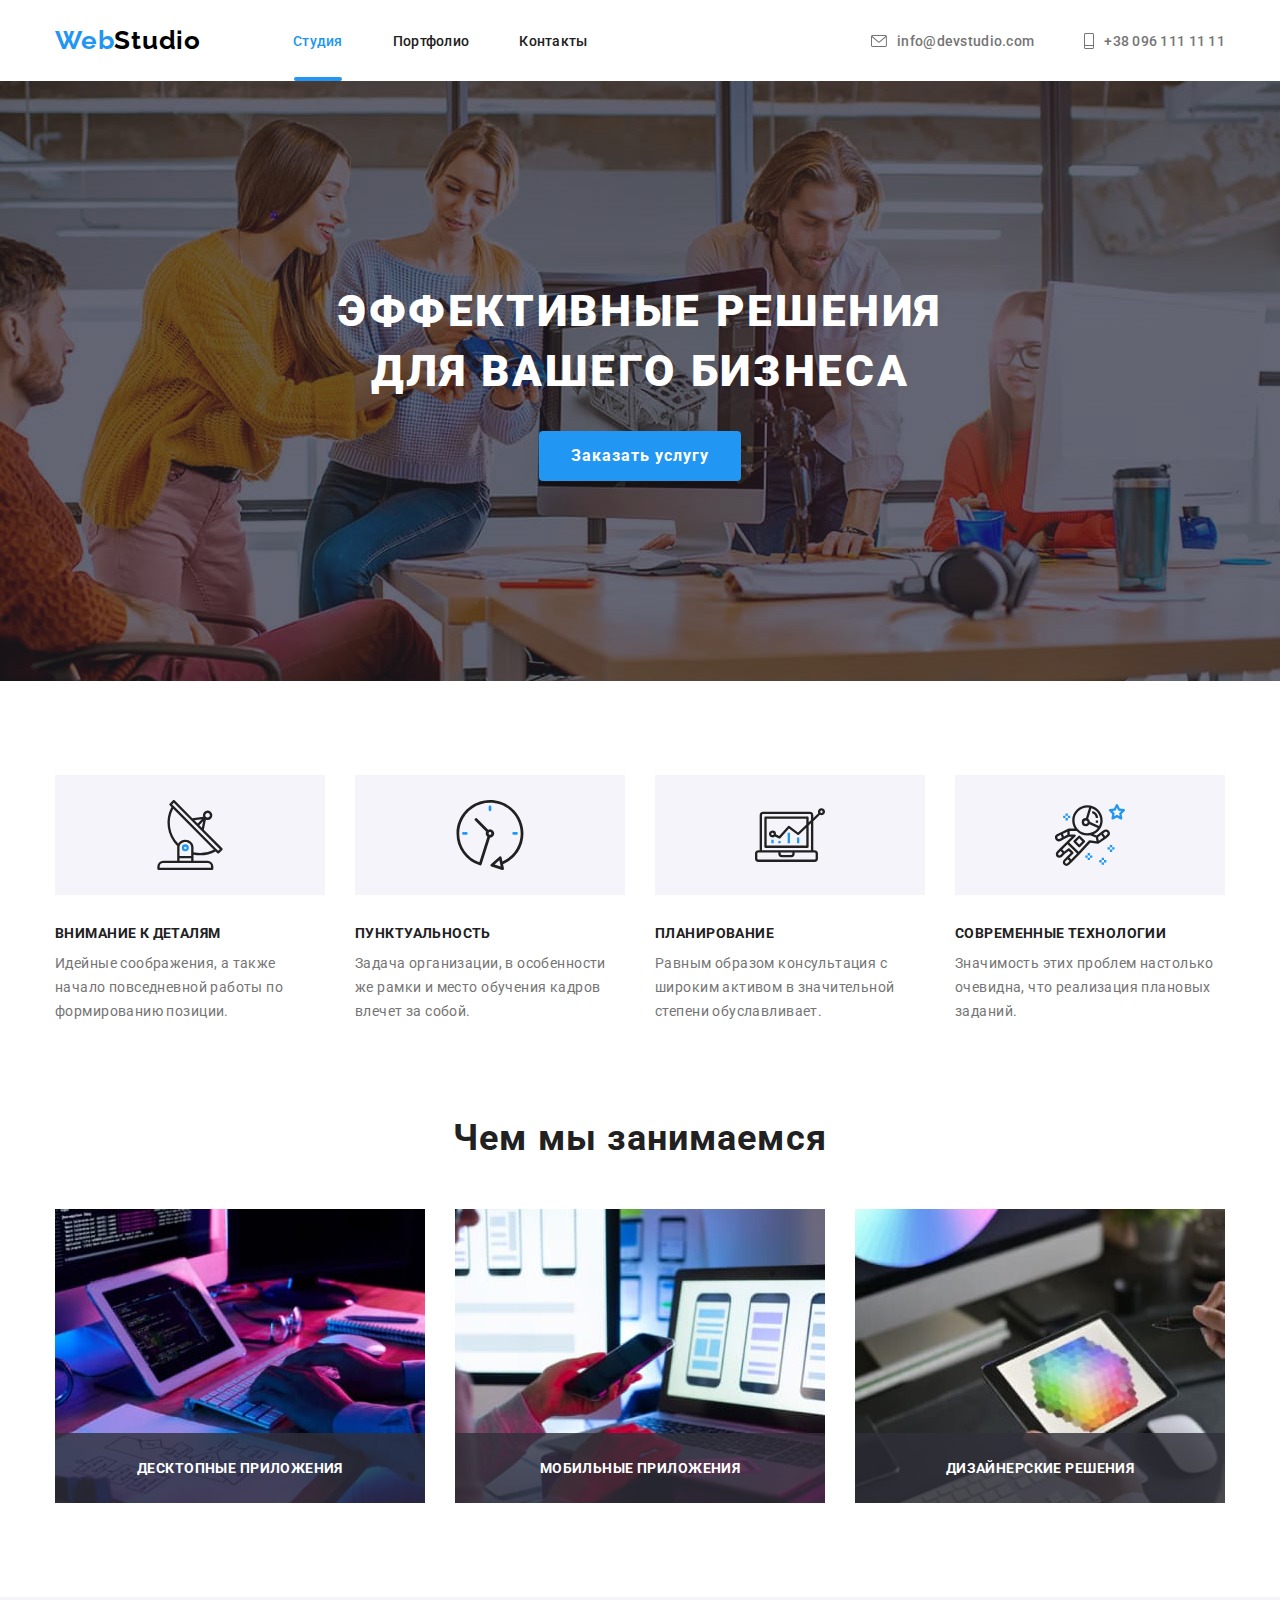
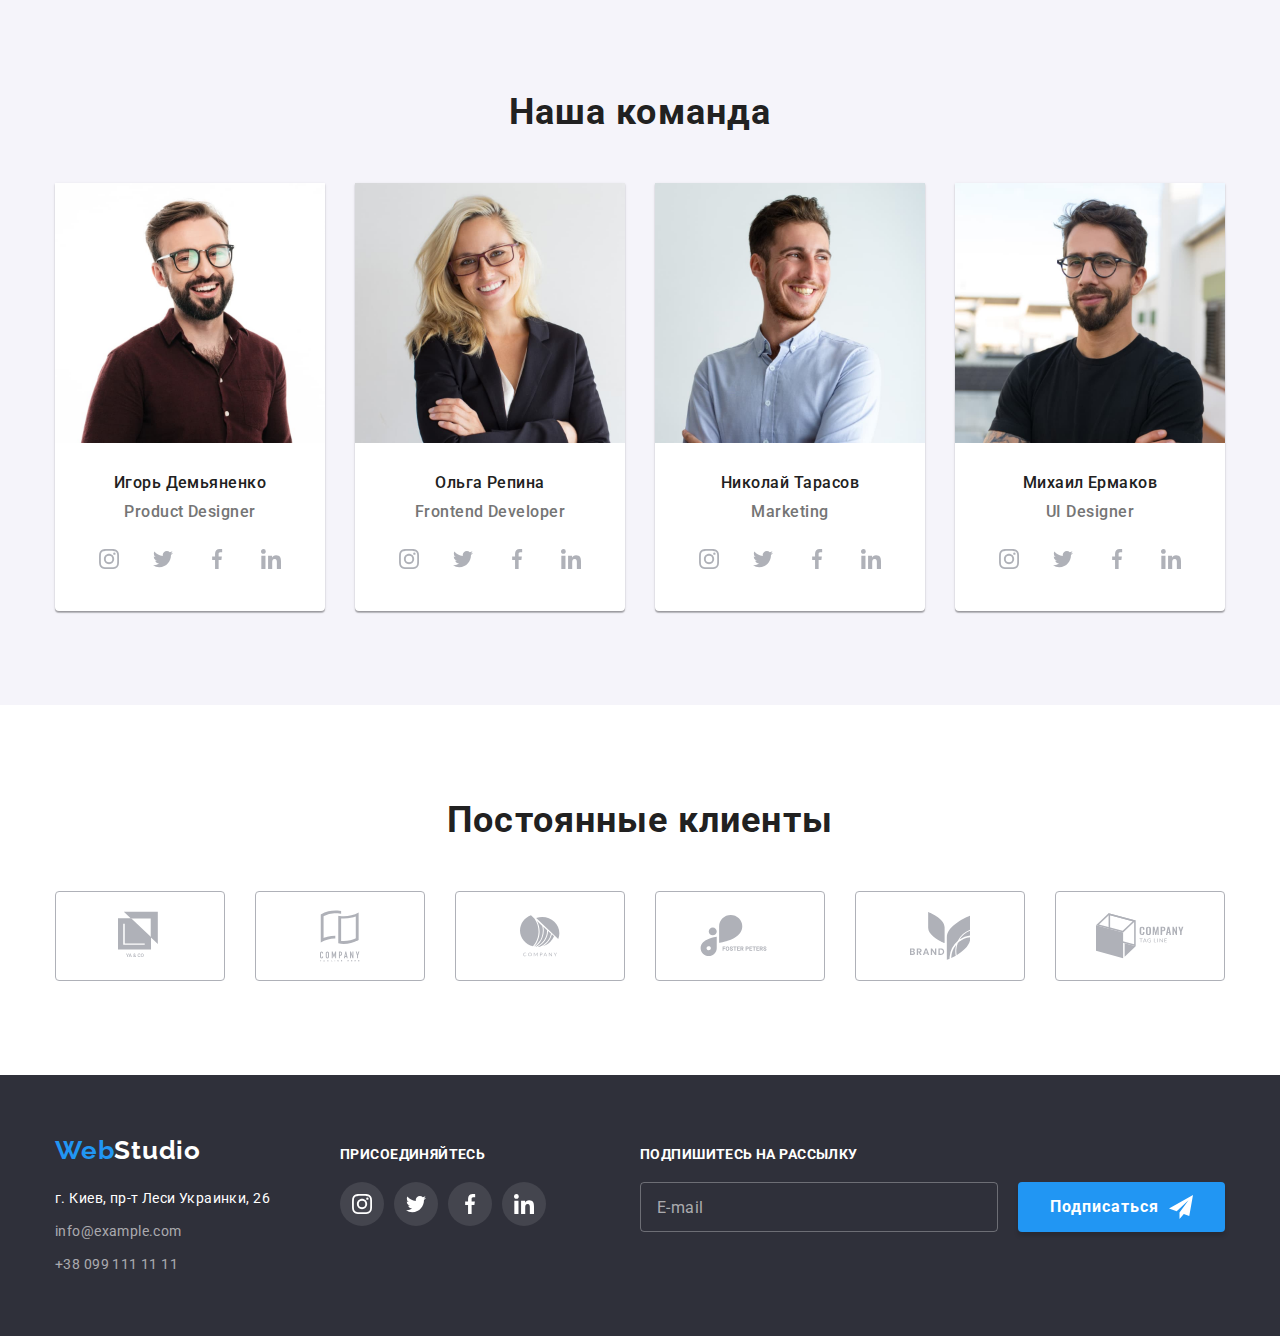
<file: index.html>
<!DOCTYPE html>
<html lang="ru">
  <head>
    <meta charset="UTF-8" />
    <meta name="viewport" content="width=device-width, initial-scale=1.0" />
    <title>WebStudio</title>
    <link
      rel="stylesheet"
      href="https://cdnjs.cloudflare.com/ajax/libs/modern-normalize/1.0.0/modern-normalize.css"
    />
    <link
      href="https://fonts.googleapis.com/css2?family=Raleway:wght@700&family=Roboto:wght@400;500;700;900&display=swap"
      rel="stylesheet"
    />
    <link rel="stylesheet" href="./css/main.min.css" />
  </head>
  <body>
    <!-- ======HEADER ======= -->
    <header class="header">
      <div class="container">
        <nav class="navigation">
          <a href="./index.html" class="logo-web link" lang="en"
            >Web<span class="logo-studio-light-theme">Studio</span>
          </a>
          <ul class="navigation-list list">
            <li class="navigation-list-item">
              <a href="./index.html" class="navigation-list-link current link"
                >Студия</a
              >
            </li>
            <li class="navigation-list-item">
              <a href="./portfolio.html" class="navigation-list-link link"
                >Портфолио</a
              >
            </li>
            <li class="navigation-list-item">
              <a href="" class="navigation-list-link link">Контакты</a>
            </li>
          </ul>
        </nav>

        <ul class="header-contacts list">
          <li class="header-contacts-mail">
            <a
              href="mailto:info@devstudio.com"
              class="header-contacts-link link"
            >
              <svg class="header-contacts-icon-mail" width="16" height="12">
                <use href="./images/sprite.svg#icon-mail"></use>
              </svg>
              info@devstudio.com</a
            >
          </li>
          <li class="header-contacts-phone">
            <a href="tel:+380961111111" class="header-contacts-link link"
              ><svg class="header-contacts-icon-phone" width="10" height="16">
                <use href="./images/sprite.svg#icon-phone"></use>
              </svg>
              +38 096 111 11 11</a
            >
          </li>
        </ul>
      </div>
    </header>
    <!-- ======END HEADER ======= -->

    <main>
      <!-- ======SOLUTIONS ======= -->
      <section class="solutions">
        <div class="container">
          <div class="solutions-content">
            <h1 class="solutions-title">
              Эффективные решения для вашего бизнеса
            </h1>
            <button type="button" class="modal-btn" data-modal-open>
              Заказать услугу
            </button>
          </div>
        </div>
      </section>
      <!-- ======END SOLUTIONS====== -->

      <!-- ======PROFESSIONAL====== -->
      <section class="professional">
        <div class="container">
          <h2 class="visually-hidden">Профессионализм</h2>
          <ul class="professional-list list">
            <li class="professional-list-item icon-antenna">
              <h3 class="professional-list-title">Внимание к деталям</h3>
              <p class="professional-list-text">
                Идейные соображения, а также начало повседневной работы по
                формированию позиции.
              </p>
            </li>
            <li class="professional-list-item icon-clock">
              <h3 class="professional-list-title">Пунктуальность</h3>
              <p class="professional-list-text">
                Задача организации, в особенности же рамки и место обучения
                кадров влечет за собой.
              </p>
            </li>
            <li class="professional-list-item icon-diagram">
              <h3 class="professional-list-title">Планирование</h3>
              <p class="professional-list-text">
                Равным образом консультация с широким активом в значительной
                степени обуславливает.
              </p>
            </li>
            <li class="professional-list-item icon-astronaut">
              <h3 class="professional-list-title">Современные технологии</h3>
              <p class="professional-list-text">
                Значимость этих проблем настолько очевидна, что реализация
                плановых заданий.
              </p>
            </li>
          </ul>
        </div>
      </section>
      <!-- ======END PROFESSIONAL======= -->

      <!-- ======WHAT WE ARE DOING======= -->
      <section class="section">
        <div class="container">
          <h2 class="title">Чем мы занимаемся</h2>
          <ul class="during-work-list list">
            <li class="during-work-list-item">
              <img
                src="./images/studia/box1.jpg"
                alt="Разработчик верстает сайт"
                width="370"
                height="294"
              />
              <div class="during-work-container">
                <p class="during-work-description">Десктопные приложения</p>
              </div>
            </li>
            <li class="during-work-list-item">
              <img
                src="./images/studia/box2.jpg"
                alt="Разработчик оптимизирует сайт под мобильные устройства"
                width="370"
                height="294"
              />
              <div class="during-work-container">
                <p class="during-work-description">Мобильные приложения</p>
              </div>
            </li>
            <li class="during-work-list-item">
              <img
                src="./images/studia/box3.jpg"
                alt="Дизайнер подбирает цветовую гамму"
                width="370"
                height="294"
              />
              <div class="during-work-container">
                <p class="during-work-description">Дизайнерские решения</p>
              </div>
            </li>
          </ul>
        </div>
      </section>
      <!-- ======END WHAT WE ARE DOING======= -->

      <!-- ======OUR TEAM======= -->
      <section class="team section">
        <div class="container">
          <h2 class="title">Наша команда</h2>
          <ul class="team-list list">
            <li class="team-list-item">
              <img
                class="team-list-img"
                src="./images/studia/igor.jpg"
                alt="Игорь Демьяненко"
                width="270"
                height="260"
              />
              <div class="team-list-description">
                <h3 class="team-list-title">Игорь Демьяненко</h3>
                <p class="team-list-text" lang="en">Product Designer</p>
                <ul class="social-list list" lang="en">
                  <li class="team-social-list-item">
                    <a href="" class="social-link link" aria-label="instagram">
                      <svg class="social-svg" width="20" height="20">
                        <use href="./images/sprite.svg#icon-instagram"></use>
                      </svg>
                    </a>
                  </li>
                  <li class="team-social-list-item">
                    <a href="" class="social-link link" aria-label="twitter">
                      <svg class="social-svg" width="20" height="20">
                        <use href="./images/sprite.svg#icon-twitter"></use>
                      </svg>
                    </a>
                  </li>
                  <li class="team-social-list-item">
                    <a href="" class="social-link link" aria-label="facebook">
                      <svg class="social-svg" width="20" height="20">
                        <use href="./images/sprite.svg#icon-facebook"></use>
                      </svg>
                    </a>
                  </li>
                  <li class="team-social-list-item">
                    <a href="" class="social-link link" aria-label="linkedin">
                      <svg class="social-svg" width="20" height="20">
                        <use href="./images/sprite.svg#icon-linkedin"></use>
                      </svg>
                    </a>
                  </li>
                </ul>
              </div>
            </li>
            <li class="team-list-item">
              <img
                class="team-list-img"
                src="./images/studia/olga.jpg"
                alt="Ольга Репина"
                width="270"
                height="260"
              />
              <div class="team-list-description">
                <h3 class="team-list-title">Ольга Репина</h3>
                <p class="team-list-text" lang="en">Frontend Developer</p>
                <ul class="social-list list" lang="en">
                  <li class="team-social-list-item">
                    <a href="" class="social-link link" aria-label="instagram">
                      <svg class="social-svg" width="20" height="20">
                        <use href="./images/sprite.svg#icon-instagram"></use>
                      </svg>
                    </a>
                  </li>
                  <li class="team-social-list-item">
                    <a href="" class="social-link link" aria-label="twitter">
                      <svg class="social-svg" width="20" height="20">
                        <use href="./images/sprite.svg#icon-twitter"></use>
                      </svg>
                    </a>
                  </li>
                  <li class="team-social-list-item">
                    <a href="" class="social-link link" aria-label="facebook">
                      <svg class="social-svg" width="20" height="20">
                        <use href="./images/sprite.svg#icon-facebook"></use>
                      </svg>
                    </a>
                  </li>
                  <li class="team-social-list-item">
                    <a href="" class="social-link link" aria-label="linkedin">
                      <svg class="social-svg" width="20" height="20">
                        <use href="./images/sprite.svg#icon-linkedin"></use>
                      </svg>
                    </a>
                  </li>
                </ul>
              </div>
            </li>
            <li class="team-list-item">
              <img
                class="team-list-img"
                src="./images/studia/nicolai.jpg"
                alt="Николай Тарасов"
                width="270"
                height="260"
              />
              <div class="team-list-description">
                <h3 class="team-list-title">Николай Тарасов</h3>
                <p class="team-list-text" lang="en">Marketing</p>
                <ul class="social-list list" lang="en">
                  <li class="team-social-list-item">
                    <a href="" class="social-link link" aria-label="instagram">
                      <svg class="social-svg" width="20" height="20">
                        <use href="./images/sprite.svg#icon-instagram"></use>
                      </svg>
                    </a>
                  </li>
                  <li class="team-social-list-item">
                    <a href="" class="social-link link" aria-label="twitter">
                      <svg class="social-svg" width="20" height="20">
                        <use href="./images/sprite.svg#icon-twitter"></use>
                      </svg>
                    </a>
                  </li>
                  <li class="team-social-list-item">
                    <a href="" class="social-link link" aria-label="facebook">
                      <svg class="social-svg" width="20" height="20">
                        <use href="./images/sprite.svg#icon-facebook"></use>
                      </svg>
                    </a>
                  </li>
                  <li class="team-social-list-item">
                    <a href="" class="social-link link" aria-label="linkedin">
                      <svg class="social-svg" width="20" height="20">
                        <use href="./images/sprite.svg#icon-linkedin"></use>
                      </svg>
                    </a>
                  </li>
                </ul>
              </div>
            </li>
            <li class="team-list-item">
              <img
                class="team-list-img"
                src="./images/studia/mihail.jpg"
                alt="Михаил Ермаков"
                width="270"
                height="260"
              />
              <div class="team-list-description">
                <h3 class="team-list-title">Михаил Ермаков</h3>
                <p class="team-list-text" lang="en">UI Designer</p>
                <ul class="social-list list" lang="en">
                  <li class="team-social-list-item">
                    <a href="" class="social-link link" aria-label="instagram">
                      <svg class="social-svg" width="20" height="20">
                        <use href="./images/sprite.svg#icon-instagram"></use>
                      </svg>
                    </a>
                  </li>
                  <li class="team-social-list-item">
                    <a href="" class="social-link link" aria-label="twitter">
                      <svg class="social-svg" width="20" height="20">
                        <use href="./images/sprite.svg#icon-twitter"></use>
                      </svg>
                    </a>
                  </li>
                  <li class="team-social-list-item">
                    <a href="" class="social-link link" aria-label="facebook">
                      <svg class="social-svg" width="20" height="20">
                        <use href="./images/sprite.svg#icon-facebook"></use>
                      </svg>
                    </a>
                  </li>
                  <li class="team-social-list-item">
                    <a href="" class="social-link link" aria-label="linkedin">
                      <svg class="social-svg" width="20" height="20">
                        <use href="./images/sprite.svg#icon-linkedin"></use>
                      </svg>
                    </a>
                  </li>
                </ul>
              </div>
            </li>
          </ul>
        </div>
      </section>
      <!-- ======END OUR TEAM======= -->

      <!-- ======REGULAR CUSTOMERS======= -->
      <section class="customers section">
        <div class="container">
          <h2 class="title">Постоянные клиенты</h2>
          <ul class="customers-list list">
            <li class="customers-list-item">
              <a href="" class="customers-list-link" aria-label="клиент №1">
                <svg class="customers-svg" width="44" height="50">
                  <use href="./images/sprite.svg#icon-logo-1"></use>
                </svg>
              </a>
            </li>
            <li class="customers-list-item">
              <a href="" class="customers-list-link" aria-label="клиент №2">
                <svg class="customers-svg" width="40" height="52">
                  <use href="./images/sprite.svg#icon-logo-2"></use>
                </svg>
              </a>
            </li>
            <li class="customers-list-item">
              <a href="" class="customers-list-link" aria-label="клиент №3">
                <svg class="customers-svg" width="40" height="42">
                  <use href="./images/sprite.svg#icon-logo-3"></use>
                </svg>
              </a>
            </li>
            <li class="customers-list-item">
              <a href="" class="customers-list-link" aria-label="клиент №4">
                <svg class="customers-svg" width="80" height="42">
                  <use href="./images/sprite.svg#icon-logo-4"></use>
                </svg>
              </a>
            </li>
            <li class="customers-list-item">
              <a href="" class="customers-list-link" aria-label="клиент №5">
                <svg class="customers-svg" width="60" height="48">
                  <use href="./images/sprite.svg#icon-logo-5"></use>
                </svg>
              </a>
            </li>
            <li class="customers-list-item">
              <a href="" class="customers-list-link" aria-label="клиент №6">
                <svg class="customers-svg" width="88" height="46">
                  <use href="./images/sprite.svg#icon-logo-6"></use>
                </svg>
              </a>
            </li>
          </ul>
        </div>
      </section>
      <!-- ======END REGULAR CUSTOMERS======= -->
    </main>

    <!-- ======FOOTER======= -->
    <footer class="footer">
      <div class="container">
        <div class="footer-contacts">
          <a href="./index.html" class="logo-web link" lang="en"
            >Web<span class="logo-studio-dark-theme">Studio</span>
          </a>
          <address class="adress">
            <ul class="footer-contacts-list list">
              <li class="footer-contacts-list-item">
                <a
                  class="footer-contacts-link-map link"
                  href="https://goo.gl/maps/pVzpR7jKzoyMF15a7"
                  target="_blank"
                  rel="noreferrer noopener"
                >
                  г. Киев, пр-т Леси Украинки, 26
                </a>
              </li>
              <li class="footer-contacts-list-item">
                <a
                  class="footer-contacts-link link"
                  href="mailto:info@example.com"
                  >info@example.com</a
                >
              </li>
              <li class="footer-contacts-list-item">
                <a class="footer-contacts-link link" href="tel:+380991111111"
                  >+38 099 111 11 11</a
                >
              </li>
            </ul>
          </address>
        </div>
        <div class="footer-social">
          <p class="footer-title">присоединяйтесь</p>
          <ul class="social-list list" lang="en">
            <li class="social-list-item">
              <a href="" class="social-link link" aria-label="instagram">
                <svg class="social-svg" width="20" height="20">
                  <use href="./images/sprite.svg#icon-instagram"></use>
                </svg>
              </a>
            </li>
            <li class="social-list-item">
              <a href="" class="social-link link" aria-label="twitter">
                <svg class="social-svg" width="20" height="20">
                  <use href="./images/sprite.svg#icon-twitter"></use>
                </svg>
              </a>
            </li>
            <li class="social-list-item">
              <a href="" class="social-link link" aria-label="facebook">
                <svg class="social-svg" width="20" height="20">
                  <use href="./images/sprite.svg#icon-facebook"></use>
                </svg>
              </a>
            </li>
            <li class="social-list-item">
              <a href="" class="social-link link" aria-label="linkedin">
                <svg class="social-svg" width="20" height="20">
                  <use href="./images/sprite.svg#icon-linkedin"></use>
                </svg>
              </a>
            </li>
          </ul>
        </div>
        <div class="footer-subscription">
          <p class="footer-title">Подпишитесь на рассылку</p>
          <form action="#" class="footer-form">
            <input
              type="email"
              name="mail"
              placeholder="E-mail"
              class="footer-form-input"
            />
            <button type="submit" class="footer-form-btn">Подписаться</button>
          </form>
        </div>
      </div>
    </footer>
    <!-- ======END FOOTER======= -->

    <!-- =======MODAL======== -->

    <div class="backdrop is-hidden" data-modal>
      <div class="modal">
        <button
          type="button"
          class="close-btn"
          aria-label="закрыть модальное окно"
          data-modal-close
        >
          <svg class="close-btn-svg" width="11" height="11">
            <use href="./images/sprite.svg#icon-close"></use>
          </svg>
        </button>

        <h2 class="modal-title">Оставьте свои данные, мы вам перезвоним</h2>
        <form action="#" class="modal-form">
          <label class="modal-form-label-input"
            >Имя
            <span class="modal-form-field-wrapper"
              ><input
                type="text"
                name="user-name"
                class="modal-form-input"
                required
              />
              <svg class="modal-form-icon" width="18" height="18">
                <use href="./images/sprite.svg#icon-modal-person"></use>
              </svg>
            </span>
          </label>

          <label class="modal-form-label-input"
            >Телефон
            <span class="modal-form-field-wrapper">
              <input
                type="tel"
                name="user-phone"
                class="modal-form-input"
                required
              />
              <svg class="modal-form-icon" width="18" height="18">
                <use href="./images/sprite.svg#icon-modal-phone"></use>
              </svg>
            </span>
          </label>

          <label class="modal-form-label-input"
            >Почта
            <span class="modal-form-field-wrapper">
              <input type="email" name="user-mail" class="modal-form-input" />
              <svg class="modal-form-icon" width="18" height="18">
                <use href="./images/sprite.svg#icon-modal-mail"></use>
              </svg>
            </span>
          </label>

          <label class="modal-form-label-message"
            >Комментарий
            <textarea
              name="user-message"
              class="modal-form-message"
              placeholder="Введите текст"
            ></textarea>
          </label>
          <input
            type="checkbox"
            class="modal-form-terms visually-hidden"
            id="terms"
            name="user-terms"
            value="accept-terms"
          />
          <label for="terms" class="modal-form-label-check"
            >Соглашаюсь с рассылкой и принимаю &nbsp;<a
              href="#"
              class="modal-form-terms-link"
            >
              Условия договора</a
            >
          </label>
          <button type="submit" class="modal-form-btn">Отправить</button>
        </form>
      </div>
    </div>

    <!-- =======END MODAL======== -->
    <script src="./js/modal.js"></script>
  </body>
</html>
</file>
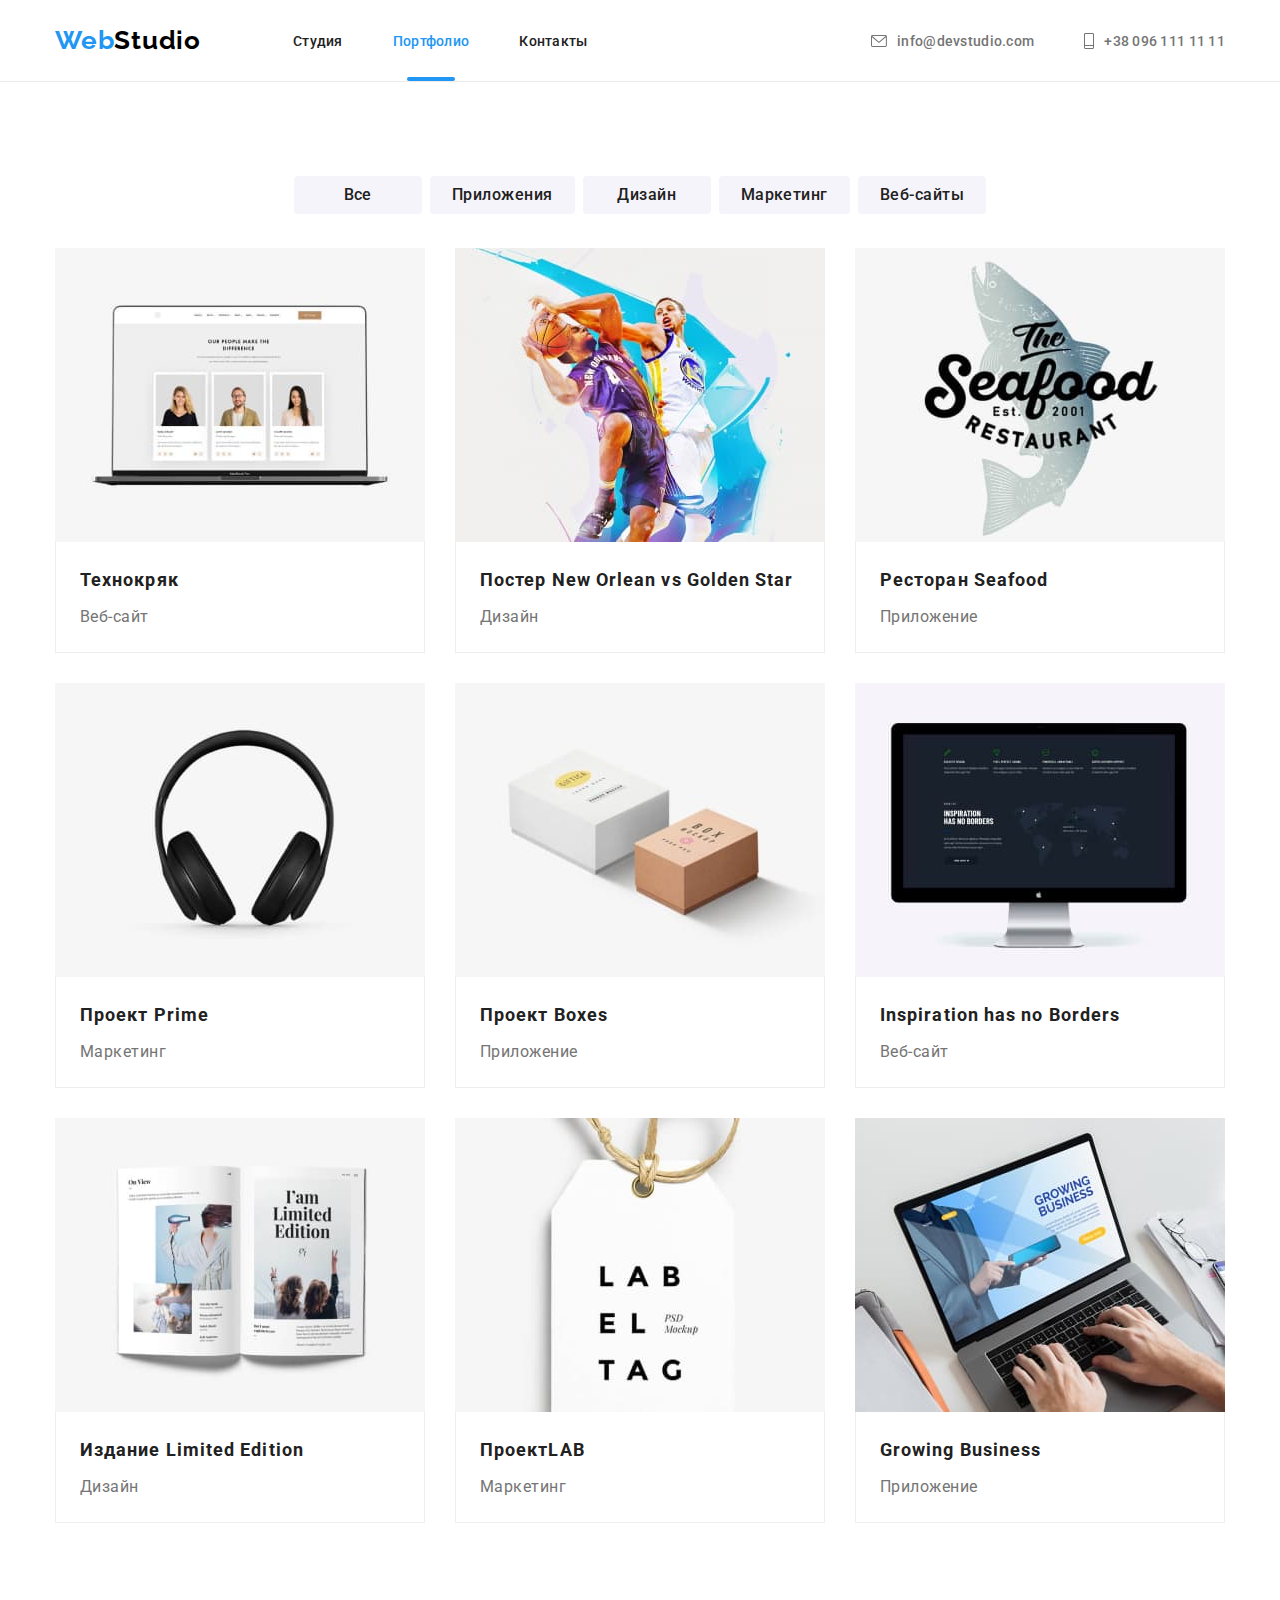
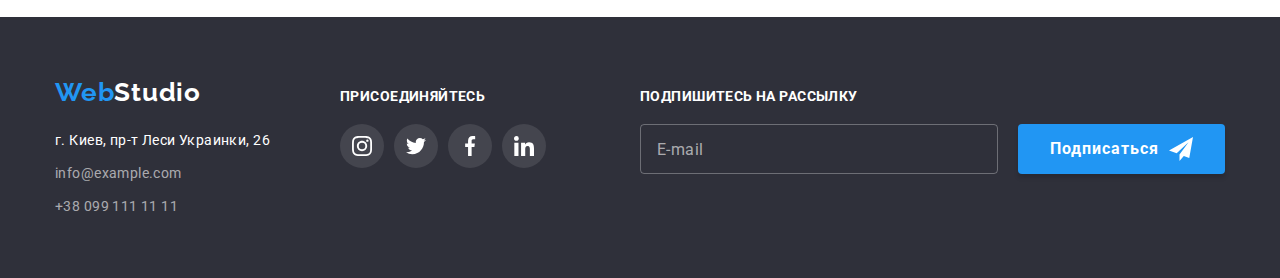
<file: portfolio.html>
<!DOCTYPE html>
<html lang="ru">
  <head>
    <meta charset="UTF-8" />
    <meta name="viewport" content="width=device-width, initial-scale=1.0" />
    <title>WebStudio</title>
    <link
      rel="stylesheet"
      href="https://cdnjs.cloudflare.com/ajax/libs/modern-normalize/1.0.0/modern-normalize.css"
    />
    <link
      href="https://fonts.googleapis.com/css2?family=Raleway:wght@700&family=Roboto:wght@400;500;700;900&display=swap"
      rel="stylesheet"
    />
    <link rel="stylesheet" href="./css/portfolio.min.css" />
  </head>
  <body>
    <!-- ======HEADER ======= -->
    <header class="header border-portfolio">
      <div class="container">
        <nav class="navigation">
          <a href="./index.html" class="logo-web link" lang="en"
            >Web<span class="logo-studio-light-theme">Studio</span>
          </a>
          <ul class="navigation-list list">
            <li class="navigation-list-item">
              <a href="./index.html" class="navigation-list-link link"
                >Студия</a
              >
            </li>
            <li class="navigation-list-item">
              <a
                href="./portfolio.html"
                class="navigation-list-link current link"
                >Портфолио</a
              >
            </li>
            <li class="navigation-list-item">
              <a href="" class="navigation-list-link link">Контакты</a>
            </li>
          </ul>
        </nav>

        <ul class="header-contacts list">
          <li class="header-contacts-mail">
            <a
              href="mailto:info@devstudio.com"
              class="header-contacts-link link"
            >
              <svg class="header-contacts-icon-mail" width="16" height="12">
                <use href="./images/sprite.svg#icon-mail"></use>
              </svg>
              info@devstudio.com</a
            >
          </li>
          <li class="header-contacts-phone">
            <a href="tel:+380961111111" class="header-contacts-link link"
              ><svg class="header-contacts-icon-phone" width="10" height="16">
                <use href="./images/sprite.svg#icon-phone"></use>
              </svg>
              +38 096 111 11 11</a
            >
          </li>
        </ul>
      </div>
    </header>
    <!-- ======END HEADER ======= -->

    <main>
      <!-- ======OUR WORKS ======= -->
      <section class="section">
        <!-- <h1>Наши работы</h1> -->
        <div class="container">
          <ul class="filter-list list">
            <li class="filter-list-item">
              <button class="filter-list-btn">Все</button>
            </li>
            <li class="filter-list-item">
              <button class="filter-list-btn">Приложения</button>
            </li>
            <li class="filter-list-item">
              <button class="filter-list-btn">Дизайн</button>
            </li>
            <li class="filter-list-item">
              <button class="filter-list-btn">Маркетинг</button>
            </li>
            <li class="filter-list-item">
              <button class="filter-list-btn">Веб-сайты</button>
            </li>
          </ul>
          <ul class="works-list list">
            <li class="works-list-item">
              <a class="works-list-link link" href="">
                <div class="works-thumb">
                  <img
                    src="./images/portfolio/technokriak.jpg"
                    alt="Информация о трех сотрудниках и их фотографии"
                    width="370"
                    height="294"
                  />
                  <div class="works-overlay">
                    <p class="works-overlay-text">
                      Технокряк это современная площадка распространения
                      коронавируса. Компании используют эту платформу для
                      цифрового шпионажа и атак на защищённые сервера
                      конкурентов.
                    </p>
                  </div>
                </div>

                <div class="works-description">
                  <h2 class="works-description-title">Технокряк</h2>
                  <p class="works-description-text">Веб-сайт</p>
                </div>
              </a>
            </li>
            <li class="works-list-item">
              <a class="works-list-link link" href="">
                <div class="works-thumb">
                  <img
                    src="./images/portfolio/poster.jpg"
                    alt="Двое баскетболистов борятся за мяч"
                    width="370"
                    height="294"
                  />
                  <div class="works-overlay">
                    <p class="works-overlay-text">
                      Технокряк это современная площадка распространения
                      коронавируса. Компании используют эту платформу для
                      цифрового шпионажа и атак на защищённые сервера
                      конкурентов.
                    </p>
                  </div>
                </div>

                <div class="works-description">
                  <h2 class="works-description-title">
                    Постер <span lang="en">New Orlean vs Golden Star</span>
                  </h2>
                  <p class="works-description-text">Дизайн</p>
                </div>
              </a>
            </li>
            <li class="works-list-item">
              <a class="works-list-link link" href="">
                <div class="works-thumb">
                  <img
                    src="./images/portfolio/seafood.jpg"
                    alt="Силуэт рыбы и название ресторана"
                    width="370"
                    height="294"
                  />
                  <div class="works-overlay">
                    <p class="works-overlay-text">
                      Технокряк это современная площадка распространения
                      коронавируса. Компании используют эту платформу для
                      цифрового шпионажа и атак на защищённые сервера
                      конкурентов.
                    </p>
                  </div>
                </div>

                <div class="works-description">
                  <h2 class="works-description-title">
                    Ресторан <span lang="en">Seafood</span>
                  </h2>
                  <p class="works-description-text">Приложение</p>
                </div>
              </a>
            </li>
            <li class="works-list-item">
              <a class="works-list-link link" href="">
                <div class="works-thumb">
                  <img
                    src="./images/portfolio/prime.jpg"
                    alt="Наушники"
                    width="370"
                    height="294"
                  />
                  <div class="works-overlay">
                    <p class="works-overlay-text">
                      Технокряк это современная площадка распространения
                      коронавируса. Компании используют эту платформу для
                      цифрового шпионажа и атак на защищённые сервера
                      конкурентов.
                    </p>
                  </div>
                </div>

                <div class="works-description">
                  <h2 class="works-description-title">
                    Проект <span lang="en">Prime</span>
                  </h2>
                  <p class="works-description-text">Маркетинг</p>
                </div>
              </a>
            </li>
            <li class="works-list-item">
              <a class="works-list-link link" href="">
                <div class="works-thumb">
                  <img
                    src="./images/portfolio/boxes.jpg"
                    alt="Коробки"
                    width="370"
                    height="294"
                  />
                  <div class="works-overlay">
                    <p class="works-overlay-text">
                      Технокряк это современная площадка распространения
                      коронавируса. Компании используют эту платформу для
                      цифрового шпионажа и атак на защищённые сервера
                      конкурентов.
                    </p>
                  </div>
                </div>

                <div class="works-description">
                  <h2 class="works-description-title">
                    Проект <span lang="en">Boxes</span>
                  </h2>
                  <p class="works-description-text">Приложение</p>
                </div>
              </a>
            </li>
            <li class="works-list-item">
              <a class="works-list-link link" href="">
                <div class="works-thumb">
                  <img
                    src="./images/portfolio/inspiration.jpg"
                    alt="Монитор компьютера"
                    width="370"
                    height="294"
                  />
                  <div class="works-overlay">
                    <p class="works-overlay-text">
                      Технокряк это современная площадка распространения
                      коронавируса. Компании используют эту платформу для
                      цифрового шпионажа и атак на защищённые сервера
                      конкурентов.
                    </p>
                  </div>
                </div>

                <div class="works-description">
                  <h2 class="works-description-title" lang="en">
                    Inspiration has no Borders
                  </h2>
                  <p class="works-description-text">Веб-сайт</p>
                </div>
              </a>
            </li>
            <li class="works-list-item">
              <a class="works-list-link link" href="">
                <div class="works-thumb">
                  <img
                    src="./images/portfolio/limited-edition.jpg"
                    alt="Открытый журнал"
                    width="370"
                    height="294"
                  />
                  <div class="works-overlay">
                    <p class="works-overlay-text">
                      Технокряк это современная площадка распространения
                      коронавируса. Компании используют эту платформу для
                      цифрового шпионажа и атак на защищённые сервера
                      конкурентов.
                    </p>
                  </div>
                </div>

                <div class="works-description">
                  <h2 class="works-description-title">
                    Издание <span lang="en">Limited Edition</span>
                  </h2>
                  <p class="works-description-text">Дизайн</p>
                </div>
              </a>
            </li>
            <li class="works-list-item">
              <a class="works-list-link link" href="">
                <div class="works-thumb">
                  <img
                    src="./images/portfolio/project-lab.jpg"
                    alt="Этикетка"
                    width="370"
                    height="294"
                  />
                  <div class="works-overlay">
                    <p class="works-overlay-text">
                      Технокряк это современная площадка распространения
                      коронавируса. Компании используют эту платформу для
                      цифрового шпионажа и атак на защищённые сервера
                      конкурентов.
                    </p>
                  </div>
                </div>

                <div class="works-description">
                  <h2 class="works-description-title">
                    Проект<span lang="en">LAB</span>
                  </h2>
                  <p class="works-description-text">Маркетинг</p>
                </div>
              </a>
            </li>
            <li class="works-list-item">
              <a class="works-list-link link" href="">
                <div class="works-thumb">
                  <img
                    src="./images/portfolio/growing.jpg"
                    alt="Маркетолог печатает на клавиатуре"
                    width="370"
                    height="294"
                  />
                  <div class="works-overlay">
                    <p class="works-overlay-text">
                      Технокряк это современная площадка распространения
                      коронавируса. Компании используют эту платформу для
                      цифрового шпионажа и атак на защищённые сервера
                      конкурентов.
                    </p>
                  </div>
                </div>

                <div class="works-description">
                  <h2 class="works-description-title" lang="en">
                    Growing Business
                  </h2>
                  <p class="works-description-text">Приложение</p>
                </div>
              </a>
            </li>
          </ul>
        </div>
      </section>
      <!-- ======END OUR WORKS ======= -->
    </main>

    <!-- ======FOOTER======= -->
    <footer class="footer">
      <div class="container">
        <div class="footer-contacts">
          <a href="./index.html" class="logo-web link" lang="en"
            >Web<span class="logo-studio-dark-theme">Studio</span>
          </a>
          <address class="adress">
            <ul class="footer-contacts-list list">
              <li class="footer-contacts-list-item">
                <a
                  class="footer-contacts-link-map link"
                  href="https://goo.gl/maps/pVzpR7jKzoyMF15a7"
                  target="_blank"
                  rel="noreferrer noopener"
                >
                  г. Киев, пр-т Леси Украинки, 26
                </a>
              </li>
              <li class="footer-contacts-list-item">
                <a
                  class="footer-contacts-link link"
                  href="mailto:info@example.com"
                  >info@example.com</a
                >
              </li>
              <li class="footer-contacts-list-item">
                <a class="footer-contacts-link link" href="tel:+380991111111"
                  >+38 099 111 11 11</a
                >
              </li>
            </ul>
          </address>
        </div>
        <div class="footer-social">
          <p class="footer-title">присоединяйтесь</p>
          <ul class="social-list list" lang="en">
            <li class="social-list-item">
              <a href="" class="social-link link" aria-label="instagram">
                <svg class="social-svg" width="20" height="20">
                  <use href="./images/sprite.svg#icon-instagram"></use>
                </svg>
              </a>
            </li>
            <li class="social-list-item">
              <a href="" class="social-link link" aria-label="twitter">
                <svg class="social-svg" width="20" height="20">
                  <use href="./images/sprite.svg#icon-twitter"></use>
                </svg>
              </a>
            </li>
            <li class="social-list-item">
              <a href="" class="social-link link" aria-label="facebook">
                <svg class="social-svg" width="20" height="20">
                  <use href="./images/sprite.svg#icon-facebook"></use>
                </svg>
              </a>
            </li>
            <li class="social-list-item">
              <a href="" class="social-link link" aria-label="linkedin">
                <svg class="social-svg" width="20" height="20">
                  <use href="./images/sprite.svg#icon-linkedin"></use>
                </svg>
              </a>
            </li>
          </ul>
        </div>
        <div class="footer-subscription">
          <p class="footer-title">Подпишитесь на рассылку</p>
          <form action="#" class="footer-form">
            <input
              type="email"
              name="mail"
              placeholder="E-mail"
              class="footer-form-input"
            />
            <button type="submit" class="footer-form-btn">Подписаться</button>
          </form>
        </div>
      </div>
    </footer>
    <!-- ======END FOOTER======= -->
  </body>
</html>
</file>
<file: css/main.min.css>
*,*::before,*::after{padding:0;margin:0}body{font-family:"Roboto",sans-serif}.list{list-style:none}.link{text-decoration:none}.adress{font-style:normal}img{display:block;max-width:100%;height:auto}.section{padding:94px 0}.container{width:1200px;margin:0 auto;padding:0 15px}.header .container{display:flex;justify-content:space-between}.footer .container{display:flex;align-items:baseline}.visually-hidden{position:absolute;width:1px;height:1px;margin:-1px;border:0;padding:0;clip:rect(0 0 0 0);overflow:hidden}.logo-web{display:block;font-family:"Raleway",sans-serif;font-weight:700;font-size:26px;line-height:1.19231;letter-spacing:.03em;color:#2196f3}.header .logo-web{padding-top:25px;padding-bottom:25px}.logo-studio-light-theme{color:#000}.logo-studio-dark-theme{color:#fff}.modal-btn{display:inline-block;min-width:200px;padding:10px 32px;border:none;box-shadow:0px 4px 4px rgba(0,0,0,0.15);border-radius:4px;font-family:"Roboto",sans-serif;font-weight:700;font-size:16px;line-height:1.875;letter-spacing:.06em;color:#fff;background-color:#2196f3;cursor:pointer}.backdrop{position:fixed;top:0;left:0;width:100%;height:100%;background-color:rgba(0,0,0,0.2);opacity:1;transition:opacity 500ms ease, visibility 500ms ease}.backdrop.is-hidden{visibility:hidden;opacity:0;pointer-events:none;transition:opacity 500ms ease 250ms, visibility 500ms ease 250ms}.modal{position:absolute;top:50%;left:50%;padding:40px;width:528px;height:581px;background-color:#fff;transform:translate(-50%, -50%) scale(1);transition:transform 500ms ease 250ms}.backdrop.is-hidden .modal{transform:translate(-50%, -50%) scale(1.1);transition:transform 500ms ease}.modal-title{margin-bottom:12px;font-family:"Roboto",sans-serif;font-weight:700;font-size:20px;line-height:1.15;letter-spacing:.03em;color:#212121;text-align:center}.modal-form-btn{align-self:center}.close-btn{display:flex;justify-content:center;align-items:center;position:absolute;top:8px;right:8px;width:30px;height:30px;border:1px solid rgba(0,0,0,0.1);border-radius:50%;background-color:#fff;cursor:pointer}.close-btn-svg{fill:#000;transition:fill 250ms cubic-bezier(0.4, 0, 0.2, 1)}.close-btn:hover .close-btn-svg,.close-btn:focus .close-btn-svg{fill:#2196f3}.modal-form{display:flex;flex-direction:column}.modal-form-label-input{margin-bottom:10px;font-family:"Roboto",sans-serif;font-weight:400;font-size:12px;line-height:1.16667;letter-spacing:.01em;color:#757575}.modal-form-input{display:block;width:100%;height:40px;border:1px solid rgba(33,33,33,0.2);border-radius:4px;padding-left:42px;transition:border-color 250ms cubic-bezier(0.4, 0, 0.2, 1)}.modal-form-input:focus,.modal-form-message:focus{outline:none;border-color:#2196f3}.modal-form-field-wrapper{position:relative;display:block;margin-top:4px}.modal-form-label-message{margin-bottom:20px;font-family:"Roboto",sans-serif;font-weight:400;font-size:12px;line-height:1.16667;letter-spacing:.01em;color:#757575}.modal-form-message{display:block;width:100%;margin-top:4px;padding:12px 16px;resize:none;height:120px;border:1px solid rgba(33,33,33,0.2);border-radius:4px;transition:border-color 250ms cubic-bezier(0.4, 0, 0.2, 1)}.modal-form-icon{position:absolute;top:50%;left:12px;transform:translateY(-50%);fill:#212121;transition:fill 250ms cubic-bezier(0.4, 0, 0.2, 1)}.modal-form-input:focus+.modal-form-icon{fill:#2196f3}.modal-form-message::placeholder{font-family:"Roboto",sans-serif;font-weight:400;font-size:12px;line-height:1.16667;letter-spacing:.01em;color:rgba(117,117,117,0.5)}.modal-form-label-check{display:flex;align-items:center;margin-bottom:30px;font-family:"Roboto",sans-serif;font-weight:400;font-size:14px;line-height:1.71429;letter-spacing:.03em;color:#757575}.modal-form-label-check::before{content:"";display:inline-block;width:16px;height:15px;border-radius:2px;border:2px solid #212121;margin-right:7px}.modal-form-terms:checked+.modal-form-label-check::before{background-color:#2196f3;border-color:#2196f3;background-image:url(../images/studia/check.svg);background-repeat:no-repeat;background-size:contain;background-origin:border-box}.modal-form-terms-link{color:#2196f3}.modal-form-btn{display:inline-block;min-width:200px;padding:10px 32px;border:none;box-shadow:0px 4px 4px rgba(0,0,0,0.15);border-radius:4px;font-family:"Roboto",sans-serif;font-weight:700;font-size:16px;line-height:1.875;letter-spacing:.06em;color:#fff;background-color:#2196f3;cursor:pointer}.social-list{display:flex;justify-content:space-between}.footer .social-list-item:not(:last-child){margin-right:10px}.team .social-link,.footer .social-link{display:flex;justify-content:center;align-items:center;width:44px;height:44px;border-radius:50%;transition:background-color 250ms cubic-bezier(0.4, 0, 0.2, 1)}.team .social-link{background-color:#fff}.team .social-link:hover,.team .social-link:focus{background-color:#2196f3}.team .social-svg{fill:#afb1b8;transition:fill 250ms cubic-bezier(0.4, 0, 0.2, 1)}.team .social-link:hover .social-svg,.team .social-link:focus .social-svg{fill:#fff}.footer .social-link{background-color:rgba(255,255,255,0.1)}.footer .social-link:hover,.footer .social-link:focus{background-color:#2196f3}.footer .social-svg{fill:#fff}.title{margin-bottom:50px;font-family:"Roboto",sans-serif;font-weight:700;font-size:36px;line-height:1.16667;letter-spacing:.03em;color:#212121;text-align:center}.border-portfolio{border-bottom:1px solid #ececec}.navigation{display:flex;align-items:center}.navigation-list{display:flex;margin-left:92px}.navigation-list-item:not(:last-child){margin-right:50px}.navigation-list-link{display:block;padding-top:32px;padding-bottom:32px;font-family:"Roboto",sans-serif;font-weight:500;font-size:14px;line-height:1.14286;letter-spacing:.02em;color:#212121;transition:color 250ms cubic-bezier(0.4, 0, 0.2, 1)}.navigation-list-link:hover,.navigation-list-link:focus{color:#2196f3}.current{padding-bottom:0;color:#2196f3}.current::after{content:"";display:block;width:48px;height:4px;margin-top:28px;margin-left:auto;margin-right:auto;border-radius:2px;background-color:#2196f3}.header-contacts{display:flex;align-items:center}.header-contacts-link{display:flex;align-items:center;padding-top:32px;padding-bottom:32px;font-family:"Roboto",sans-serif;font-weight:500;font-size:14px;line-height:1.14286;letter-spacing:.02em;color:#757575;transition:color 250ms cubic-bezier(0.4, 0, 0.2, 1)}.header-contacts-link:hover,.header-contacts-link:focus{color:#2196f3}.header-contacts-icon-mail,.header-contacts-icon-phone{margin-right:10px;fill:#757575;transition:fill 250ms cubic-bezier(0.4, 0, 0.2, 1)}.header-contacts-phone{margin-left:50px}.header-contacts-link:hover .header-contacts-icon-mail,.header-contacts-link:focus .header-contacts-icon-mail,.header-contacts-link:hover .header-contacts-icon-phone,.header-contacts-link:focus .header-contacts-icon-phone{fill:#2196f3}.solutions{max-width:1600px;height:600px;margin-left:auto;margin-right:auto;padding-top:200px;padding-bottom:200px;background-color:#2f303a;background-image:linear-gradient(rgba(47,48,58,0.4), rgba(47,48,58,0.4)),url(../images/studia/hero.jpg);background-position:center}.solutions-content{max-width:700px;margin:0 auto;text-align:center}.solutions-title{margin-bottom:30px;font-family:"Roboto",sans-serif;font-weight:900;font-size:44px;line-height:1.36364;letter-spacing:.06em;color:#fff;text-transform:uppercase}.professional{padding-top:94px}.professional-list{display:flex}.professional-list-item{width:270px}.professional-list-item::before{display:block;content:"";height:120px;margin-bottom:30px;background-color:#f5f4fa;background-repeat:no-repeat;background-size:70px 70px;background-position:center}.professional-list-item:not(:last-child){margin-right:30px}.professional-list-title{margin-bottom:10px;font-family:"Roboto",sans-serif;font-weight:700;font-size:14px;line-height:1.14286;letter-spacing:.03em;color:#212121;text-transform:uppercase}.professional-list-text{font-family:"Roboto",sans-serif;font-weight:400;font-size:14px;line-height:1.71429;letter-spacing:.03em;color:#757575}.icon-antenna::before{background-image:url(../images/studia/antenna.svg)}.icon-clock::before{background-image:url(../images/studia/clock.svg)}.icon-diagram::before{background-image:url(../images/studia/diagram.svg)}.icon-astronaut::before{background-image:url(../images/studia/astronaut.svg)}.during-work-list{display:flex}.during-work-list-item{position:relative}.during-work-list-item:not(:last-child){margin-right:30px}.during-work-container{display:flex;justify-content:center;align-items:center;position:absolute;width:100%;height:70px;bottom:0;background:rgba(47,48,58,0.8)}.during-work-description{font-family:"Roboto",sans-serif;font-weight:700;font-size:14px;line-height:1.14286;letter-spacing:.03em;color:#fff;text-transform:uppercase}.team{background-color:#f5f4fa}.team-list{display:flex}.team-list-item{background-color:#fff;box-shadow:0px 1px 3px rgba(0,0,0,0.12),0px 1px 1px rgba(0,0,0,0.14),0px 2px 1px rgba(0,0,0,0.2);border-radius:0px 0px 4px 4px}.team-list-item:not(:last-child){margin-right:30px}.team-list-description{padding:30px 32px}.team-list-title{margin-bottom:10px;font-family:"Roboto",sans-serif;font-weight:500;font-size:16px;line-height:1.1875;letter-spacing:.03em;color:#212121;text-align:center}.team-list-text{margin-bottom:16px;font-family:"Roboto",sans-serif;font-weight:500;font-size:16px;line-height:1.1875;letter-spacing:.03em;color:#757575;text-align:center}.customers-list{display:flex}.customers-list-item:not(:last-child){margin-right:30px}.customers-list-link{display:flex;justify-content:center;align-items:center;width:170px;height:90px;border:1px solid #afb1b8;border-radius:4px;transition:border-color 250ms cubic-bezier(0.4, 0, 0.2, 1)}.customers-list-link:hover,.customers-list-link:focus{border-color:#2196f3}.customers-svg{fill:#afb1b8;transition:fill 250ms cubic-bezier(0.4, 0, 0.2, 1)}.customers-list-link:hover .customers-svg,.customers-list-link:focus .customers-svg{fill:#2196f3}.footer{background-color:#2f303a;padding-top:60px;padding-bottom:60px}.footer-title{margin-bottom:20px;font-family:"Roboto",sans-serif;font-weight:700;font-size:14px;line-height:1.14286;letter-spacing:.03em;color:#fff;text-transform:uppercase}.footer-subscription{width:50%;margin-right:0;margin-left:auto}.footer-contacts{margin-right:70px}.footer-contacts-list-item:not(:last-child){margin-bottom:9px}.footer-contacts-link{font-family:"Roboto",sans-serif;font-weight:400;font-size:14px;line-height:1.71429;letter-spacing:.03em;color:rgba(255,255,255,0.6);transition:color 250ms cubic-bezier(0.4, 0, 0.2, 1)}.footer-contacts-link:hover,.footer-contacts-link:focus{color:#2196f3}.footer-contacts-link-map{font-family:"Roboto",sans-serif;font-weight:400;font-size:14px;line-height:1.71429;letter-spacing:.03em;color:#fff;transition:color 250ms cubic-bezier(0.4, 0, 0.2, 1)}.footer-contacts-link-map:hover,.footer-contacts-link-map:focus{color:#2196f3}.adress{margin-top:20px}.footer-form{display:flex;justify-content:space-between}.footer-form-input{padding-left:16px;width:358px;height:50px;border:1px solid rgba(255,255,255,0.3);border-radius:4px;background-color:transparent;color:#fff}.footer-form-input::placeholder{font-family:"Roboto",sans-serif;font-weight:400;font-size:16px;line-height:1.25;letter-spacing:.03em;color:rgba(255,255,255,0.6)}.footer-form-btn{display:flex;align-items:center;padding-left:28px;padding-right:28px;min-width:200px;padding:10px 32px;border:none;box-shadow:0px 4px 4px rgba(0,0,0,0.15);border-radius:4px;font-family:"Roboto",sans-serif;font-weight:700;font-size:16px;line-height:1.875;letter-spacing:.06em;color:#fff;background-color:#2196f3;cursor:pointer}.footer-form-btn::after{content:"";display:inline-block;margin-left:10px;width:24px;height:24px;background-image:url(../images/send.svg);background-size:contain}
/*# sourceMappingURL=main.min.css.map */
</file>
<file: css/portfolio.min.css>
*,*::before,*::after{padding:0;margin:0}body{font-family:"Roboto",sans-serif}.list{list-style:none}.link{text-decoration:none}.adress{font-style:normal}img{display:block;max-width:100%;height:auto}.section{padding:94px 0}.container{width:1200px;margin:0 auto;padding:0 15px}.header .container{display:flex;justify-content:space-between}.footer .container{display:flex;align-items:baseline}.visually-hidden{position:absolute;width:1px;height:1px;margin:-1px;border:0;padding:0;clip:rect(0 0 0 0);overflow:hidden}.logo-web{display:block;font-family:"Raleway",sans-serif;font-weight:700;font-size:26px;line-height:1.19231;letter-spacing:.03em;color:#2196f3}.header .logo-web{padding-top:25px;padding-bottom:25px}.logo-studio-light-theme{color:#000}.logo-studio-dark-theme{color:#fff}.social-list{display:flex;justify-content:space-between}.footer .social-list-item:not(:last-child){margin-right:10px}.team .social-link,.footer .social-link{display:flex;justify-content:center;align-items:center;width:44px;height:44px;border-radius:50%;transition:background-color 250ms cubic-bezier(0.4, 0, 0.2, 1)}.team .social-link{background-color:#fff}.team .social-link:hover,.team .social-link:focus{background-color:#2196f3}.team .social-svg{fill:#afb1b8;transition:fill 250ms cubic-bezier(0.4, 0, 0.2, 1)}.team .social-link:hover .social-svg,.team .social-link:focus .social-svg{fill:#fff}.footer .social-link{background-color:rgba(255,255,255,0.1)}.footer .social-link:hover,.footer .social-link:focus{background-color:#2196f3}.footer .social-svg{fill:#fff}.border-portfolio{border-bottom:1px solid #ececec}.navigation{display:flex;align-items:center}.navigation-list{display:flex;margin-left:92px}.navigation-list-item:not(:last-child){margin-right:50px}.navigation-list-link{display:block;padding-top:32px;padding-bottom:32px;font-family:"Roboto",sans-serif;font-weight:500;font-size:14px;line-height:1.14286;letter-spacing:.02em;color:#212121;transition:color 250ms cubic-bezier(0.4, 0, 0.2, 1)}.navigation-list-link:hover,.navigation-list-link:focus{color:#2196f3}.current{padding-bottom:0;color:#2196f3}.current::after{content:"";display:block;width:48px;height:4px;margin-top:28px;margin-left:auto;margin-right:auto;border-radius:2px;background-color:#2196f3}.header-contacts{display:flex;align-items:center}.header-contacts-link{display:flex;align-items:center;padding-top:32px;padding-bottom:32px;font-family:"Roboto",sans-serif;font-weight:500;font-size:14px;line-height:1.14286;letter-spacing:.02em;color:#757575;transition:color 250ms cubic-bezier(0.4, 0, 0.2, 1)}.header-contacts-link:hover,.header-contacts-link:focus{color:#2196f3}.header-contacts-icon-mail,.header-contacts-icon-phone{margin-right:10px;fill:#757575;transition:fill 250ms cubic-bezier(0.4, 0, 0.2, 1)}.header-contacts-phone{margin-left:50px}.header-contacts-link:hover .header-contacts-icon-mail,.header-contacts-link:focus .header-contacts-icon-mail,.header-contacts-link:hover .header-contacts-icon-phone,.header-contacts-link:focus .header-contacts-icon-phone{fill:#2196f3}.filter-list{display:flex;justify-content:center;margin-bottom:34px}.filter-list-item:not(:last-child){margin-right:8px}.filter-list-btn{display:inline-block;min-width:128px;border:none;border-radius:4px;padding:6px 22px;font-family:"Roboto",sans-serif;font-weight:500;font-size:16px;line-height:1.625;letter-spacing:.03em;color:#212121;text-align:center;background-color:#f5f4fa;transition:background-color 250ms cubic-bezier(0.4, 0, 0.2, 1),color 250ms cubic-bezier(0.4, 0, 0.2, 1),box-shadow 250ms cubic-bezier(0.4, 0, 0.2, 1)}.filter-list-btn:hover,.filter-list-btn:focus{color:#fff;background-color:#2196f3;box-shadow:0px 3px 1px rgba(0,0,0,0.1),0px 1px 2px rgba(0,0,0,0.08),0px 2px 2px rgba(0,0,0,0.12)}.works-list{display:flex;flex-wrap:wrap}.works-list-item{width:370px}.works-list-item:not(:nth-child(3n)){margin-right:30px}.works-list-item:nth-last-child(n+4){margin-bottom:30px}.works-list-link{display:block;transition:box-shadow 250ms cubic-bezier(0.4, 0, 0.2, 1)}.works-list-link:hover,.works-list-link:focus{box-shadow:0px 1px 1px rgba(0,0,0,0.12),0px 4px 4px rgba(0,0,0,0.06),1px 4px 6px rgba(0,0,0,0.16)}.works-thumb{position:relative;overflow:hidden}.works-overlay{position:absolute;top:0;left:0;width:100%;height:100%;padding:63px 24px;background-color:rgba(33,150,243,0.9);transform:translateY(100%);transition:transform 250ms cubic-bezier(0.4, 0, 0.2, 1)}.works-overlay-text{font-family:"Roboto",sans-serif;font-weight:400;font-size:18px;line-height:1.55556;letter-spacing:.03em;color:#fff}.works-list-link:hover .works-overlay{transform:translateY(0)}.works-description{padding:20px 24px;border-right:1px solid #eeeeee;border-bottom:1px solid #eeeeee;border-left:1px solid #eeeeee}.works-description-title{margin-bottom:4px;font-family:"Roboto",sans-serif;font-weight:700;font-size:18px;line-height:2;letter-spacing:0.06em;color:#212121}.works-description-text{font-family:"Roboto",sans-serif;font-weight:400;font-size:16px;line-height:1.875;letter-spacing:0.03em;color:#757575}.footer{background-color:#2f303a;padding-top:60px;padding-bottom:60px}.footer-title{margin-bottom:20px;font-family:"Roboto",sans-serif;font-weight:700;font-size:14px;line-height:1.14286;letter-spacing:.03em;color:#fff;text-transform:uppercase}.footer-subscription{width:50%;margin-right:0;margin-left:auto}.footer-contacts{margin-right:70px}.footer-contacts-list-item:not(:last-child){margin-bottom:9px}.footer-contacts-link{font-family:"Roboto",sans-serif;font-weight:400;font-size:14px;line-height:1.71429;letter-spacing:.03em;color:rgba(255,255,255,0.6);transition:color 250ms cubic-bezier(0.4, 0, 0.2, 1)}.footer-contacts-link:hover,.footer-contacts-link:focus{color:#2196f3}.footer-contacts-link-map{font-family:"Roboto",sans-serif;font-weight:400;font-size:14px;line-height:1.71429;letter-spacing:.03em;color:#fff;transition:color 250ms cubic-bezier(0.4, 0, 0.2, 1)}.footer-contacts-link-map:hover,.footer-contacts-link-map:focus{color:#2196f3}.adress{margin-top:20px}.footer-form{display:flex;justify-content:space-between}.footer-form-input{padding-left:16px;width:358px;height:50px;border:1px solid rgba(255,255,255,0.3);border-radius:4px;background-color:transparent;color:#fff}.footer-form-input::placeholder{font-family:"Roboto",sans-serif;font-weight:400;font-size:16px;line-height:1.25;letter-spacing:.03em;color:rgba(255,255,255,0.6)}.footer-form-btn{display:flex;align-items:center;padding-left:28px;padding-right:28px;min-width:200px;padding:10px 32px;border:none;box-shadow:0px 4px 4px rgba(0,0,0,0.15);border-radius:4px;font-family:"Roboto",sans-serif;font-weight:700;font-size:16px;line-height:1.875;letter-spacing:.06em;color:#fff;background-color:#2196f3;cursor:pointer}.footer-form-btn::after{content:"";display:inline-block;margin-left:10px;width:24px;height:24px;background-image:url(../images/send.svg);background-size:contain}
/*# sourceMappingURL=portfolio.min.css.map */
</file>
